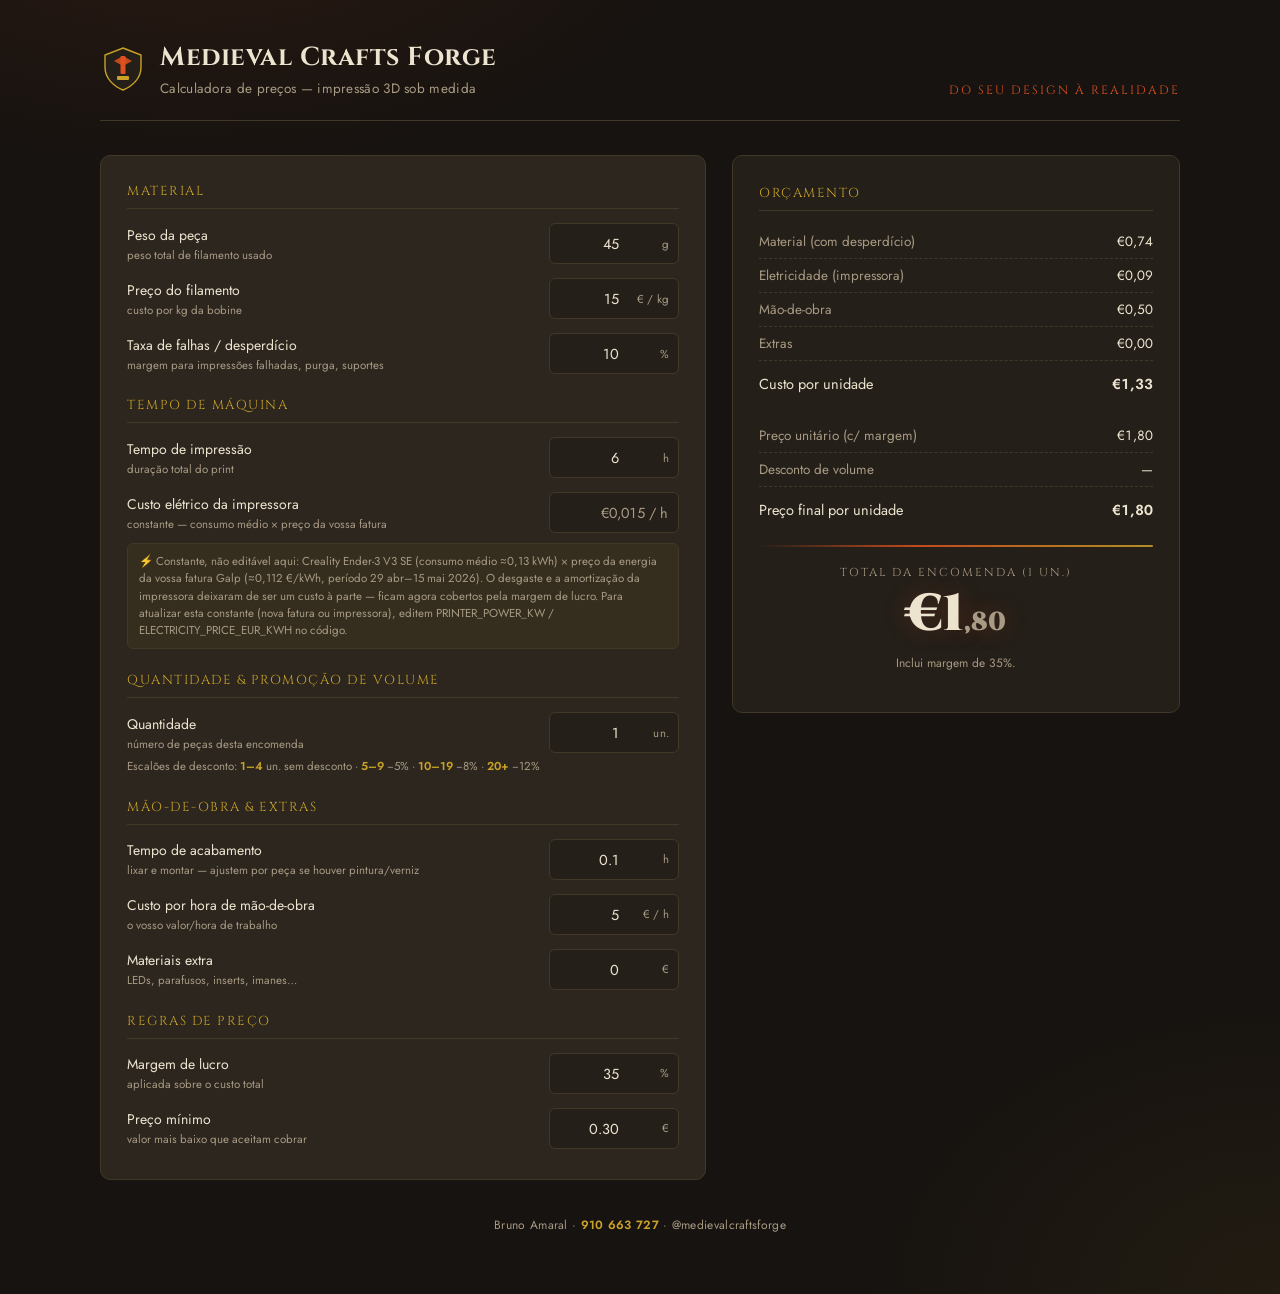
<file: calculadora-precos-mcf.html>
<!DOCTYPE html>
<html lang="pt-PT">
<head>
<meta charset="UTF-8">
<meta name="viewport" content="width=device-width, initial-scale=1.0">
<title>Medieval Crafts Forge — Calculadora de Preços</title>
<link rel="preconnect" href="https://fonts.googleapis.com">
<link href="https://fonts.googleapis.com/css2?family=Cinzel:wght@500;700;900&family=Jost:wght@400;500;600&display=swap" rel="stylesheet">
<style>
  :root{
    --forge-black:#171310;
    --iron:#241f19;
    --plate:#2c261f;
    --ember:#e0511f;
    --ember-dim:#8a3216;
    --brass:#c9a227;
    --parchment:#ede4d0;
    --muted:#a89a83;
    --line:#413827;
    --ok:#7fae5a;
  }
  *{box-sizing:border-box;}
  html,body{margin:0;padding:0;}
  body{
    background:
      radial-gradient(ellipse 900px 500px at 15% -10%, rgba(224,81,31,0.10), transparent 60%),
      radial-gradient(ellipse 700px 500px at 100% 100%, rgba(201,162,39,0.06), transparent 60%),
      var(--forge-black);
    color:var(--parchment);
    font-family:'Jost',sans-serif;
    min-height:100vh;
    padding:40px 20px 60px;
  }
  .wrap{max-width:1080px;margin:0 auto;}

  header{
    display:flex;
    align-items:flex-end;
    justify-content:space-between;
    gap:20px;
    flex-wrap:wrap;
    border-bottom:1px solid var(--line);
    padding-bottom:22px;
    margin-bottom:34px;
  }
  .brand{display:flex;align-items:center;gap:14px;}
  .brand svg{flex-shrink:0;}
  .brand h1{
    font-family:'Cinzel',serif;
    font-weight:700;
    font-size:26px;
    letter-spacing:0.5px;
    margin:0 0 4px;
    color:var(--parchment);
  }
  .brand p{margin:0;color:var(--muted);font-size:13.5px;letter-spacing:0.3px;}
  .tagline{
    font-family:'Cinzel',serif;
    font-size:12px;
    letter-spacing:2px;
    text-transform:uppercase;
    color:var(--ember);
  }

  .layout{
    display:grid;
    grid-template-columns:1.15fr 0.85fr;
    gap:26px;
  }
  @media (max-width:820px){
    .layout{grid-template-columns:1fr;}
  }

  .panel{
    background:var(--plate);
    border:1px solid var(--line);
    border-radius:10px;
    padding:26px 26px 8px;
  }

  .group{margin-bottom:22px;}
  .group-title{
    font-family:'Cinzel',serif;
    font-size:13px;
    letter-spacing:1.5px;
    text-transform:uppercase;
    color:var(--brass);
    margin:0 0 14px;
    padding-bottom:8px;
    border-bottom:1px solid var(--line);
  }

  .row{
    display:grid;
    grid-template-columns:1fr 130px;
    align-items:center;
    gap:14px;
    margin-bottom:14px;
  }
  .row label{font-size:14px;color:var(--parchment);}
  .row .hint{display:block;font-size:11.5px;color:var(--muted);margin-top:2px;}

  .field{
    position:relative;
    display:flex;
    align-items:center;
  }
  .field input{
    width:100%;
    background:var(--iron);
    border:1px solid var(--line);
    border-radius:6px;
    color:var(--parchment);
    font-family:'Jost',sans-serif;
    font-size:14.5px;
    padding:9px 44px 9px 10px;
    text-align:right;
    transition:border-color .15s;
  }
  .field input:focus{
    outline:none;
    border-color:var(--ember);
  }
  .field .unit{
    position:absolute;
    right:10px;
    pointer-events:none;
    color:var(--muted);
    font-size:11.5px;
    letter-spacing:0.2px;
  }
  .field.readout{
    width:100%;
    background:var(--iron);
    border:1px solid var(--line);
    border-radius:6px;
    color:var(--muted);
    font-size:14.5px;
    padding:9px 10px;
    justify-content:flex-end;
    font-variant-numeric:tabular-nums;
  }
  .const-note{
    font-size:11.5px;
    color:var(--muted);
    background:rgba(201,162,39,0.06);
    border:1px solid var(--line);
    border-radius:6px;
    padding:9px 11px;
    margin:-4px 0 20px;
    line-height:1.5;
  }
  .tier-table{
    font-size:11.5px;
    color:var(--muted);
    margin:-10px 0 20px;
    line-height:1.6;
  }
  .tier-table b{color:var(--brass);font-weight:600;}

  /* RESULT PANEL */
  .result-panel{
    background:var(--iron);
    border:1px solid var(--line);
    border-radius:10px;
    padding:28px 26px;
    position:sticky;
    top:24px;
    align-self:start;
  }
  .result-panel .group-title{color:var(--brass);}

  .breakdown{margin-bottom:18px;}
  .b-row{
    display:flex;
    justify-content:space-between;
    font-size:13.5px;
    padding:7px 0;
    border-bottom:1px dashed var(--line);
    color:var(--muted);
  }
  .b-row span:last-child{color:var(--parchment);font-variant-numeric:tabular-nums;}
  .b-row.total{
    border-bottom:none;
    padding-top:12px;
    color:var(--parchment);
    font-size:14.5px;
  }
  .b-row.total span:last-child{font-weight:600;}

  .seam{
    height:2px;
    margin:18px 0;
    border-radius:2px;
    background:linear-gradient(90deg, transparent, var(--ember) 20%, var(--brass) 50%, var(--ember) 80%, transparent);
    background-size:200% 100%;
    animation:glow 4s ease-in-out infinite;
    opacity:0.85;
  }
  @keyframes glow{
    0%,100%{background-position:0% 50%;}
    50%{background-position:100% 50%;}
  }

  .final{text-align:center;margin-bottom:6px;}
  .final .label{
    font-family:'Cinzel',serif;
    font-size:11.5px;
    letter-spacing:2px;
    text-transform:uppercase;
    color:var(--muted);
    margin-bottom:8px;
  }
  .final .price{
    font-family:'Cinzel',serif;
    font-weight:900;
    font-size:52px;
    color:var(--parchment);
    line-height:1;
    text-shadow:0 0 24px rgba(224,81,31,0.25);
  }
  .final .price .cents{font-size:26px;color:var(--muted);}

  .floor-note{
    display:none;
    text-align:center;
    margin-top:12px;
    font-size:12.5px;
    color:var(--ember);
    background:rgba(224,81,31,0.08);
    border:1px solid var(--ember-dim);
    border-radius:6px;
    padding:8px 10px;
  }
  .floor-note.show{display:block;}

  .margin-note{
    text-align:center;
    font-size:12px;
    color:var(--muted);
    margin-top:14px;
  }

  footer{
    text-align:center;
    margin-top:36px;
    font-size:12px;
    color:var(--muted);
    letter-spacing:0.3px;
  }
  footer strong{color:var(--brass);font-weight:600;}
</style>
</head>
<body>
<div class="wrap">

  <header>
    <div class="brand">
      <svg width="46" height="46" viewBox="0 0 46 46" fill="none">
        <path d="M23 2 L41 9 V21 C41 32 33 40 23 44 C13 40 5 32 5 21 V9 Z" stroke="#c9a227" stroke-width="1.4" fill="#241f19"/>
        <rect x="20.5" y="10" width="5" height="18" rx="1" fill="#e0511f"/>
        <path d="M14 15 L23 10 L32 15 L23 20 Z" fill="#e0511f" opacity="0.85"/>
        <rect x="17" y="30" width="12" height="4" rx="1" fill="#c9a227"/>
      </svg>
      <div>
        <h1>Medieval Crafts Forge</h1>
        <p>Calculadora de preços — impressão 3D sob medida</p>
      </div>
    </div>
    <div class="tagline">Do seu design à realidade</div>
  </header>

  <div class="layout">

    <div class="panel">

      <div class="group">
        <p class="group-title">Material</p>
        <div class="row">
          <label>Peso da peça
            <span class="hint">peso total de filamento usado</span>
          </label>
          <div class="field"><input type="number" id="weight" value="45" min="0" step="1"><span class="unit">g</span></div>
        </div>
        <div class="row">
          <label>Preço do filamento
            <span class="hint">custo por kg da bobine</span>
          </label>
          <div class="field"><input type="number" id="filamentPrice" value="15" min="0" step="0.5"><span class="unit">€ / kg</span></div>
        </div>
        <div class="row">
          <label>Taxa de falhas / desperdício
            <span class="hint">margem para impressões falhadas, purga, suportes</span>
          </label>
          <div class="field"><input type="number" id="wasteRate" value="10" min="0" step="1"><span class="unit">%</span></div>
        </div>
      </div>

      <div class="group">
        <p class="group-title">Tempo de máquina</p>
        <div class="row">
          <label>Tempo de impressão
            <span class="hint">duração total do print</span>
          </label>
          <div class="field"><input type="number" id="printHours" value="6" min="0" step="0.25"><span class="unit">h</span></div>
        </div>
        <div class="row">
          <label>Custo elétrico da impressora
            <span class="hint">constante — consumo médio × preço da vossa fatura</span>
          </label>
          <div class="field readout" id="machineRateReadout">—</div>
        </div>
        <p class="const-note">⚡ Constante, não editável aqui: Creality Ender-3 V3 SE (consumo médio ≈0,13 kWh) × preço da energia da vossa fatura Galp (≈0,112 €/kWh, período 29 abr–15 mai 2026). O desgaste e a amortização da impressora deixaram de ser um custo à parte — ficam agora cobertos pela margem de lucro. Para atualizar esta constante (nova fatura ou impressora), editem PRINTER_POWER_KW / ELECTRICITY_PRICE_EUR_KWH no código.</p>
      </div>

      <div class="group">
        <p class="group-title">Quantidade & promoção de volume</p>
        <div class="row">
          <label>Quantidade
            <span class="hint">número de peças desta encomenda</span>
          </label>
          <div class="field"><input type="number" id="quantity" value="1" min="1" step="1"><span class="unit">un.</span></div>
        </div>
        <p class="tier-table">Escalões de desconto: <b>1–4</b> un. sem desconto · <b>5–9</b> −5% · <b>10–19</b> −8% · <b>20+</b> −12%</p>
      </div>	   

      <div class="group">
        <p class="group-title">Mão-de-obra & extras</p>
        <div class="row">
          <label>Tempo de acabamento
            <span class="hint">lixar e montar — ajustem por peça se houver pintura/verniz</span>
          </label>
          <div class="field"><input type="number" id="laborHours" value="0.1" min="0" step="0.25"><span class="unit">h</span></div>
        </div>
        <div class="row">
          <label>Custo por hora de mão-de-obra
            <span class="hint">o vosso valor/hora de trabalho</span>
          </label>
          <div class="field"><input type="number" id="laborRate" value="5" min="0" step="0.5"><span class="unit">€ / h</span></div>
        </div>
        <div class="row">
          <label>Materiais extra
            <span class="hint">LEDs, parafusos, inserts, imanes…</span>
          </label>
          <div class="field"><input type="number" id="extras" value="0" min="0" step="0.5"><span class="unit">€</span></div>
        </div>
      </div>

      <div class="group">
        <p class="group-title">Regras de preço</p>
        <div class="row">
          <label>Margem de lucro
            <span class="hint">aplicada sobre o custo total</span>
          </label>
          <div class="field"><input type="number" id="margin" value="35" min="0" step="5"><span class="unit">%</span></div>
        </div>
        <div class="row">
          <label>Preço mínimo
            <span class="hint">valor mais baixo que aceitam cobrar</span>
          </label>
          <div class="field"><input type="number" id="minPrice" value="0.30" min="0" step="0.5"><span class="unit">€</span></div>
        </div>
      </div>

    </div>

    <div class="result-panel">
      <p class="group-title">Orçamento</p>

      <div class="breakdown" id="breakdown">
        <div class="b-row"><span>Material (com desperdício)</span><span id="r-material">—</span></div>
        <div class="b-row"><span>Eletricidade (impressora)</span><span id="r-machine">—</span></div>
        <div class="b-row"><span>Mão-de-obra</span><span id="r-labor">—</span></div>
        <div class="b-row"><span>Extras</span><span id="r-extras">—</span></div>
        <div class="b-row total"><span>Custo por unidade</span><span id="r-subtotal">—</span></div>
      </div>

      <div class="breakdown">
        <div class="b-row"><span>Preço unitário (c/ margem)</span><span id="r-unit-before">—</span></div>
        <div class="b-row"><span id="r-discount-label">Desconto de volume</span><span id="r-discount-value">—</span></div>
        <div class="b-row total"><span>Preço final por unidade</span><span id="r-unit-final">—</span></div>
      </div>
	  	  
		<div class="alert" id="lossAlert" style="display:none; background:rgba(224,81,31,0.15); border:1px solid #e0511f; color:#e0511f; padding:8px 12px; border-radius:6px; margin-bottom:14px; font-size:12.5px;">
		  ⚠️ <strong>PREJUÍZO!</strong> O preço final (€<span id="alert-price">0,00</span>) é menor que o custo (€<span id="alert-cost">0,00</span>).
		</div>
		<div class="alert" id="marginAlert" style="display:none; background:rgba(201,162,39,0.12); border:1px solid #c9a227; color:#c9a227; padding:8px 12px; border-radius:6px; margin-bottom:14px; font-size:12.5px;">
		  ℹ️ Margem real: <span id="alert-margin">0%</span> (pretendida: <span id="alert-intended-margin">35%</span>%)
</div>

      <div class="seam"></div>

      <div class="final">
        <p class="label">Total da encomenda (<span id="r-qty-label">1</span> un.)</p>
        <div class="price" id="r-final">€0<span class="cents">,00</span></div>
      </div>

      <div class="floor-note" id="floorNote">⚒ Preço mínimo aplicado — o custo calculado ficava abaixo do vosso valor-base.</div>
      <p class="margin-note" id="marginNote"></p>
    </div>

  </div>

  <footer>Bruno Amaral · <strong>910 663 727</strong> · @medievalcraftsforge</footer>

</div>

<script>
  // ── Constantes (não editáveis pela interface) ──────────────────────────────
  // Consumo médio da impressora durante a impressão (Creality Ender-3 V3 SE).
  const PRINTER_POWER_KW = 0.13;
  // Preço da energia elétrica, calculado a partir da fatura Galp (período 29/04–15/05/2026):
  // custo da energia consumida (comercialização + tarifa de acesso, com IVA) ÷ kWh consumidos.
  const ELECTRICITY_PRICE_EUR_KWH = 0.112;
  const MACHINE_RATE = PRINTER_POWER_KW * ELECTRICITY_PRICE_EUR_KWH; // €/h
  // Margem mínima aceitável (15%)
  const MIN_ACCEPTABLE_MARGIN = 15;

  // Escalões de desconto de volume (quantidade mínima → % de desconto sobre o preço unitário)
  const VOLUME_TIERS = [
    { min: 20, discount: 12 },
    { min: 10, discount: 8 },
    { min: 5,  discount: 5  },
    { min: 1,  discount: 0  },
  ];
  function getVolumeDiscount(qty){
    for (const tier of VOLUME_TIERS){
      if (qty >= tier.min) return tier.discount;
    }
    return 0;
  }

  const ids = ['weight','filamentPrice','wasteRate','printHours','laborHours','laborRate','extras','margin','minPrice','quantity'];
  const inputs = {};
  ids.forEach(id => {
    inputs[id] = document.getElementById(id);
    inputs[id].addEventListener('input', calculate);
  });

  function eur(n){
    return n.toLocaleString('pt-PT', {minimumFractionDigits:2, maximumFractionDigits:2});
  }

  function calculate(){
    const weight = parseFloat(inputs.weight.value) || 0;
    const filamentPrice = parseFloat(inputs.filamentPrice.value) || 0;
    const wasteRate = parseFloat(inputs.wasteRate.value) || 0;
    const printHours = parseFloat(inputs.printHours.value) || 0;
    const laborHours = parseFloat(inputs.laborHours.value) || 0;
    const laborRate = parseFloat(inputs.laborRate.value) || 0;
    const extras = parseFloat(inputs.extras.value) || 0;
    const margin = parseFloat(inputs.margin.value) || 0;
    const minPrice = parseFloat(inputs.minPrice.value) || 0;
    const quantity = Math.max(1, Math.round(parseFloat(inputs.quantity.value) || 1));

    const baseMaterial = (weight / 1000) * filamentPrice;
    const materialCost = baseMaterial * (1 + wasteRate / 100);
    const machineCost = printHours * MACHINE_RATE;
    const laborCost = laborHours * laborRate;

    // custos por unidade
    const unitCost = materialCost + machineCost + laborCost + extras;
    const unitPriceBeforeFloor = unitCost * (1 + margin / 100);
    const floorApplied = minPrice > unitPriceBeforeFloor && minPrice > 0;
    const unitPriceAfterFloor = Math.max(unitPriceBeforeFloor, minPrice);

    const discountPct = getVolumeDiscount(quantity);
    const unitPriceFinal = unitPriceAfterFloor * (1 - discountPct / 100);
    const totalPrice = unitPriceFinal * quantity;

    document.getElementById('machineRateReadout').textContent = '€' + MACHINE_RATE.toFixed(3).replace('.', ',') + ' / h';

    document.getElementById('r-material').textContent = '€' + eur(materialCost);
    document.getElementById('r-machine').textContent = '€' + eur(machineCost);
    document.getElementById('r-labor').textContent = '€' + eur(laborCost);
    document.getElementById('r-extras').textContent = '€' + eur(extras);
    document.getElementById('r-subtotal').textContent = '€' + eur(unitCost);

    document.getElementById('r-unit-before').textContent = '€' + eur(unitPriceBeforeFloor);
    if (discountPct > 0){
      document.getElementById('r-discount-label').textContent = `Desconto de volume (${discountPct}%)`;
      document.getElementById('r-discount-value').textContent = '−€' + eur(unitPriceAfterFloor - unitPriceFinal);
    } else {
      document.getElementById('r-discount-label').textContent = 'Desconto de volume';
      document.getElementById('r-discount-value').textContent = '—';
    }
    document.getElementById('r-unit-final').textContent = '€' + eur(unitPriceFinal);
    document.getElementById('r-qty-label').textContent = quantity;

    const [whole, cents] = eur(totalPrice).split(',');
    document.getElementById('r-final').innerHTML = '€' + whole + '<span class="cents">,' + cents + '</span>';

    document.getElementById('floorNote').classList.toggle('show', floorApplied);
    document.getElementById('marginNote').textContent = floorApplied
      ? ''
      : `Inclui margem de ${margin}%${discountPct > 0 ? ` e desconto de volume de ${discountPct}%` : ''}.`;
	  	  
	// --- NOVOS INDICADORES ---
	// --- ALERTA DE MARGEM (atualizado) ---
	const actualMarginPct = ((unitPriceFinal - unitCost) / unitCost) * 100;
	const isBelowMinimum = actualMarginPct < MIN_ACCEPTABLE_MARGIN;

	const marginAlert = document.getElementById('marginAlert');
	if (isBelowMinimum) {
	  marginAlert.innerHTML = `ℹ️ Margem real: ${actualMarginPct.toFixed(1)}% (abaixo do lucro mínimo: ${MIN_ACCEPTABLE_MARGIN}% | pretendida: ${margin}%)`;
	  marginAlert.style.display = 'block';
	  marginAlert.style.background = 'rgba(224,81,31,0.2)'; // Fundo avermelhado
	  marginAlert.style.borderColor = '#e0511f';
	} else if (Math.abs(actualMarginPct - margin) > 0.1) {
	  marginAlert.innerHTML = `ℹ️ Margem real: ${actualMarginPct.toFixed(1)}% (pretendida: ${margin}%)`;
	  marginAlert.style.display = 'block';
	  marginAlert.style.display = 'block';
	  marginAlert.style.background = 'rgba(201,162,39,0.12)'; // Fundo amarelado (default)
	  marginAlert.style.borderColor = '#c9a227';
	} else {
	  marginAlert.style.display = 'none';
	} 
  }

  calculate();
</script>
</body>
</html>
</file>
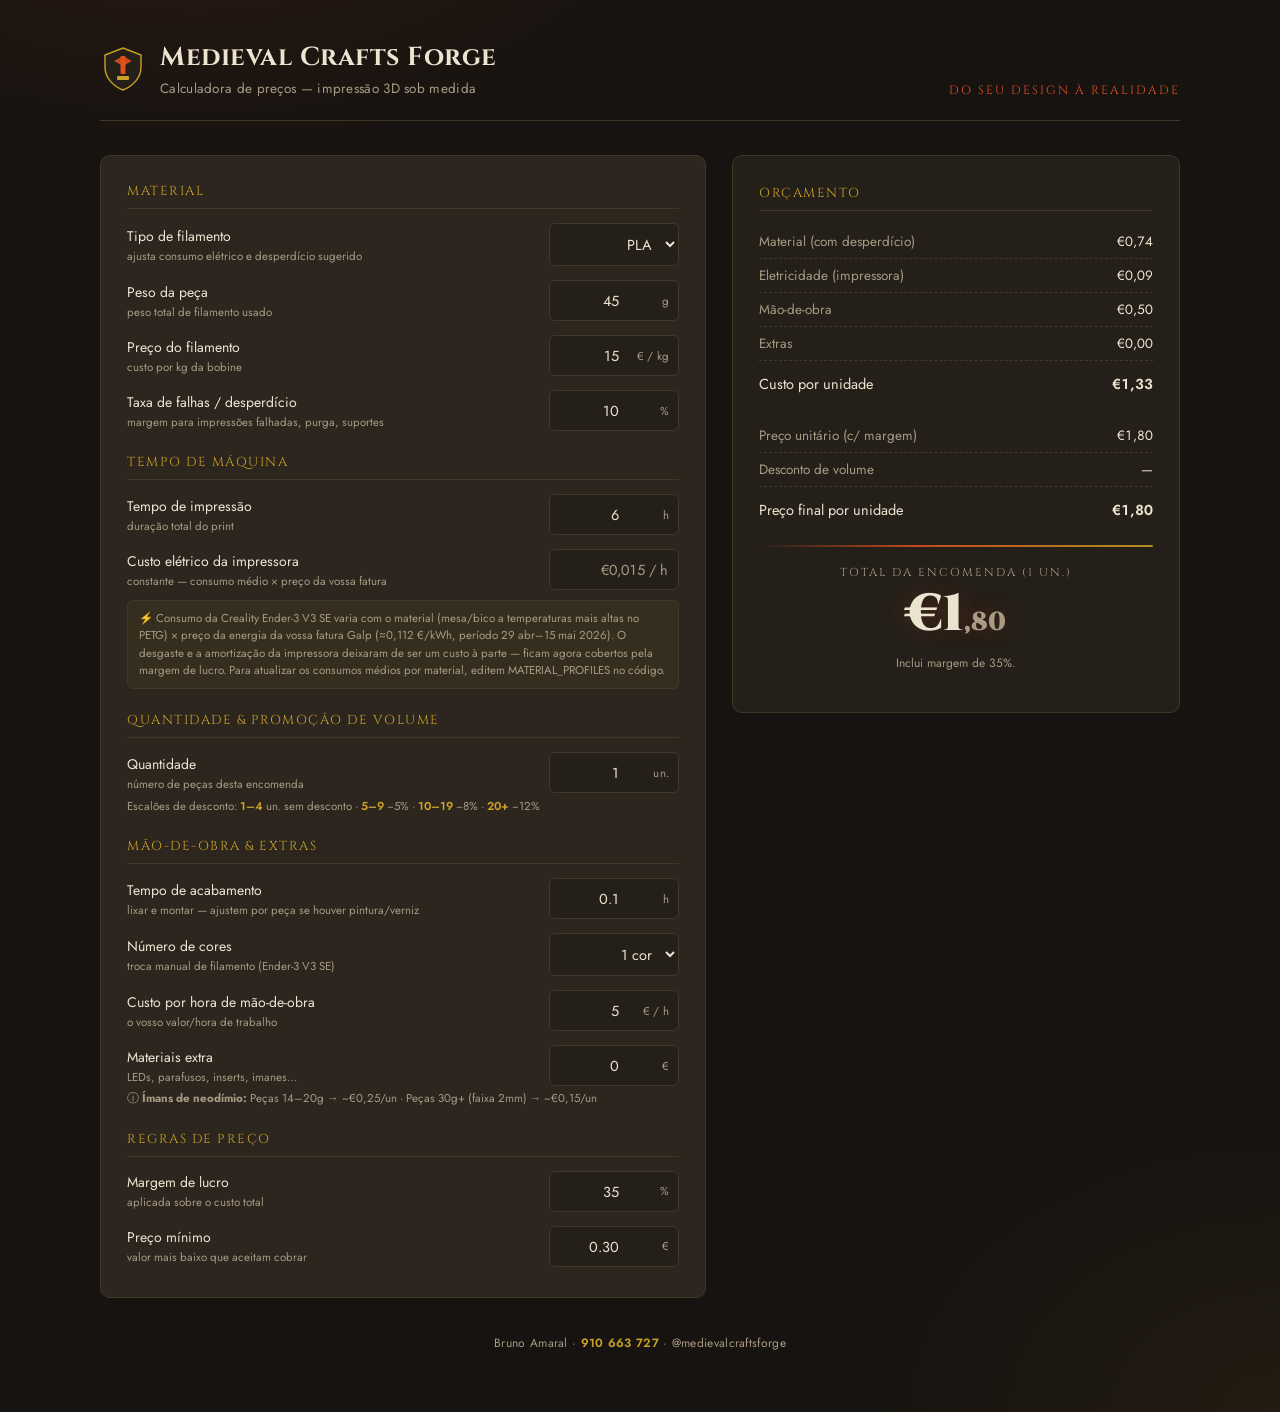
<file: calculadora-precos-mcfV2.html>
<!DOCTYPE html>
<html lang="pt-PT">
<head>
<meta charset="UTF-8">
<meta name="viewport" content="width=device-width, initial-scale=1.0">
<title>Medieval Crafts Forge — Calculadora de Preços</title>
<link rel="preconnect" href="https://fonts.googleapis.com">
<link href="https://fonts.googleapis.com/css2?family=Cinzel:wght@500;700;900&family=Jost:wght@400;500;600&display=swap" rel="stylesheet">
<style>
  :root{
    --forge-black:#171310;
    --iron:#241f19;
    --plate:#2c261f;
    --ember:#e0511f;
    --ember-dim:#8a3216;
    --brass:#c9a227;
    --parchment:#ede4d0;
    --muted:#a89a83;
    --line:#413827;
    --ok:#7fae5a;
  }
  *{box-sizing:border-box;}
  html,body{margin:0;padding:0;}
  body{
    background:
      radial-gradient(ellipse 900px 500px at 15% -10%, rgba(224,81,31,0.10), transparent 60%),
      radial-gradient(ellipse 700px 500px at 100% 100%, rgba(201,162,39,0.06), transparent 60%),
      var(--forge-black);
    color:var(--parchment);
    font-family:'Jost',sans-serif;
    min-height:100vh;
    padding:40px 20px 60px;
  }
  .wrap{max-width:1080px;margin:0 auto;}

  header{
    display:flex;
    align-items:flex-end;
    justify-content:space-between;
    gap:20px;
    flex-wrap:wrap;
    border-bottom:1px solid var(--line);
    padding-bottom:22px;
    margin-bottom:34px;
  }
  .brand{display:flex;align-items:center;gap:14px;}
  .brand svg{flex-shrink:0;}
  .brand h1{
    font-family:'Cinzel',serif;
    font-weight:700;
    font-size:26px;
    letter-spacing:0.5px;
    margin:0 0 4px;
    color:var(--parchment);
  }
  .brand p{margin:0;color:var(--muted);font-size:13.5px;letter-spacing:0.3px;}
  .tagline{
    font-family:'Cinzel',serif;
    font-size:12px;
    letter-spacing:2px;
    text-transform:uppercase;
    color:var(--ember);
  }

  .layout{
    display:grid;
    grid-template-columns:1.15fr 0.85fr;
    gap:26px;
  }
  @media (max-width:820px){
    .layout{grid-template-columns:1fr;}
  }

  .panel{
    background:var(--plate);
    border:1px solid var(--line);
    border-radius:10px;
    padding:26px 26px 8px;
  }

  .group{margin-bottom:22px;}
  .group-title{
    font-family:'Cinzel',serif;
    font-size:13px;
    letter-spacing:1.5px;
    text-transform:uppercase;
    color:var(--brass);
    margin:0 0 14px;
    padding-bottom:8px;
    border-bottom:1px solid var(--line);
  }

  .row{
    display:grid;
    grid-template-columns:1fr 130px;
    align-items:center;
    gap:14px;
    margin-bottom:14px;
  }
  .row label{font-size:14px;color:var(--parchment);}
  .row .hint{display:block;font-size:11.5px;color:var(--muted);margin-top:2px;}

  .field{
    position:relative;
    display:flex;
    align-items:center;
  }
  .field input{
    width:100%;
    background:var(--iron);
    border:1px solid var(--line);
    border-radius:6px;
    color:var(--parchment);
    font-family:'Jost',sans-serif;
    font-size:14.5px;
    padding:9px 44px 9px 10px;
    text-align:right;
    transition:border-color .15s;
  }
  .field input:focus{
    outline:none;
    border-color:var(--ember);
  }
  .field .unit{
    position:absolute;
    right:10px;
    pointer-events:none;
    color:var(--muted);
    font-size:11.5px;
    letter-spacing:0.2px;
  }
  .field.readout{
    width:100%;
    background:var(--iron);
    border:1px solid var(--line);
    border-radius:6px;
    color:var(--muted);
    font-size:14.5px;
    padding:9px 10px;
    justify-content:flex-end;
    font-variant-numeric:tabular-nums;
  }
  .const-note{
    font-size:11.5px;
    color:var(--muted);
    background:rgba(201,162,39,0.06);
    border:1px solid var(--line);
    border-radius:6px;
    padding:9px 11px;
    margin:-4px 0 20px;
    line-height:1.5;
  }
  .tier-table{
    font-size:11.5px;
    color:var(--muted);
    margin:-10px 0 20px;
    line-height:1.6;
  }
  .tier-table b{color:var(--brass);font-weight:600;}

  /* RESULT PANEL */
  .result-panel{
    background:var(--iron);
    border:1px solid var(--line);
    border-radius:10px;
    padding:28px 26px;
    position:sticky;
    top:24px;
    align-self:start;
  }
  .result-panel .group-title{color:var(--brass);}

  .breakdown{margin-bottom:18px;}
  .b-row{
    display:flex;
    justify-content:space-between;
    font-size:13.5px;
    padding:7px 0;
    border-bottom:1px dashed var(--line);
    color:var(--muted);
  }
  .b-row span:last-child{color:var(--parchment);font-variant-numeric:tabular-nums;}
  .b-row.total{
    border-bottom:none;
    padding-top:12px;
    color:var(--parchment);
    font-size:14.5px;
  }
  .b-row.total span:last-child{font-weight:600;}

  .seam{
    height:2px;
    margin:18px 0;
    border-radius:2px;
    background:linear-gradient(90deg, transparent, var(--ember) 20%, var(--brass) 50%, var(--ember) 80%, transparent);
    background-size:200% 100%;
    animation:glow 4s ease-in-out infinite;
    opacity:0.85;
  }
  @keyframes glow{
    0%,100%{background-position:0% 50%;}
    50%{background-position:100% 50%;}
  }

  .final{text-align:center;margin-bottom:6px;}
  .final .label{
    font-family:'Cinzel',serif;
    font-size:11.5px;
    letter-spacing:2px;
    text-transform:uppercase;
    color:var(--muted);
    margin-bottom:8px;
  }
  .final .price{
    font-family:'Cinzel',serif;
    font-weight:900;
    font-size:52px;
    color:var(--parchment);
    line-height:1;
    text-shadow:0 0 24px rgba(224,81,31,0.25);
  }
  .final .price .cents{font-size:26px;color:var(--muted);}

  .floor-note{
    display:none;
    text-align:center;
    margin-top:12px;
    font-size:12.5px;
    color:var(--ember);
    background:rgba(224,81,31,0.08);
    border:1px solid var(--ember-dim);
    border-radius:6px;
    padding:8px 10px;
  }
  .floor-note.show{display:block;}

  .margin-note{
    text-align:center;
    font-size:12px;
    color:var(--muted);
    margin-top:14px;
  }

  footer{
    text-align:center;
    margin-top:36px;
    font-size:12px;
    color:var(--muted);
    letter-spacing:0.3px;
  }
  footer strong{color:var(--brass);font-weight:600;}
</style>
</head>
<body>
<div class="wrap">

  <header>
    <div class="brand">
      <svg width="46" height="46" viewBox="0 0 46 46" fill="none">
        <path d="M23 2 L41 9 V21 C41 32 33 40 23 44 C13 40 5 32 5 21 V9 Z" stroke="#c9a227" stroke-width="1.4" fill="#241f19"/>
        <rect x="20.5" y="10" width="5" height="18" rx="1" fill="#e0511f"/>
        <path d="M14 15 L23 10 L32 15 L23 20 Z" fill="#e0511f" opacity="0.85"/>
        <rect x="17" y="30" width="12" height="4" rx="1" fill="#c9a227"/>
      </svg>
      <div>
        <h1>Medieval Crafts Forge</h1>
        <p>Calculadora de preços — impressão 3D sob medida</p>
      </div>
    </div>
    <div class="tagline">Do seu design à realidade</div>
  </header>

  <div class="layout">

    <div class="panel">

      <div class="group">
        <p class="group-title">Material</p>
        <div class="row">
          <label>Tipo de filamento
            <span class="hint">ajusta consumo elétrico e desperdício sugerido</span>
          </label>
          <div class="field">
            <select id="materialType" style="width:100%;background:var(--iron);border:1px solid var(--line);border-radius:6px;color:var(--parchment);font-family:'Jost',sans-serif;font-size:14.5px;padding:9px 10px;text-align:right;">
              <option value="PLA">PLA</option>
              <option value="PETG">PETG</option>
            </select>
          </div>
        </div>
        <div class="row">
          <label>Peso da peça
            <span class="hint">peso total de filamento usado</span>
          </label>
          <div class="field"><input type="number" id="weight" value="45" min="0" step="1"><span class="unit">g</span></div>
        </div>
        <div class="row">
          <label>Preço do filamento
            <span class="hint">custo por kg da bobine</span>
          </label>
          <div class="field"><input type="number" id="filamentPrice" value="15" min="0" step="0.5"><span class="unit">€ / kg</span></div>
        </div>
        <div class="row">
          <label>Taxa de falhas / desperdício
            <span class="hint">margem para impressões falhadas, purga, suportes</span>
          </label>
          <div class="field"><input type="number" id="wasteRate" value="10" min="0" step="1"><span class="unit">%</span></div>
        </div>
      </div>

      <div class="group">
        <p class="group-title">Tempo de máquina</p>
        <div class="row">
          <label>Tempo de impressão
            <span class="hint">duração total do print</span>
          </label>
          <div class="field"><input type="number" id="printHours" value="6" min="0" step="0.25"><span class="unit">h</span></div>
        </div>
        <div class="row">
          <label>Custo elétrico da impressora
            <span class="hint">constante — consumo médio × preço da vossa fatura</span>
          </label>
          <div class="field readout" id="machineRateReadout">—</div>
        </div>
        <p class="const-note">⚡ Consumo da Creality Ender-3 V3 SE varia com o material (mesa/bico a temperaturas mais altas no PETG) × preço da energia da vossa fatura Galp (≈0,112 €/kWh, período 29 abr–15 mai 2026). O desgaste e a amortização da impressora deixaram de ser um custo à parte — ficam agora cobertos pela margem de lucro. Para atualizar os consumos médios por material, editem MATERIAL_PROFILES no código.</p>
      </div>

      <div class="group">
        <p class="group-title">Quantidade & promoção de volume</p>
        <div class="row">
          <label>Quantidade
            <span class="hint">número de peças desta encomenda</span>
          </label>
          <div class="field"><input type="number" id="quantity" value="1" min="1" step="1"><span class="unit">un.</span></div>
        </div>
        <p class="tier-table">Escalões de desconto: <b>1–4</b> un. sem desconto · <b>5–9</b> −5% · <b>10–19</b> −8% · <b>20+</b> −12%</p>
      </div>	   

      <div class="group">
        <p class="group-title">Mão-de-obra & extras</p>
        <div class="row">
          <label>Tempo de acabamento
            <span class="hint">lixar e montar — ajustem por peça se houver pintura/verniz</span>
          </label>
          <div class="field"><input type="number" id="laborHours" value="0.1" min="0" step="0.25"><span class="unit">h</span></div>
        </div>
		<div class="row">
		  <label>Número de cores
			<span class="hint">troca manual de filamento (Ender-3 V3 SE)</span>
		  </label>
		  <div class="field">
			<select id="colorCount" style="width:100%;background:var(--iron);border:1px solid var(--line);border-radius:6px;color:var(--parchment);font-family:'Jost',sans-serif;font-size:14.5px;padding:9px 10px;text-align:right;">
			  <option value="1">1 cor</option>
			  <option value="2">2 cores</option>
			  <option value="3">3 cores</option>
			  <option value="4">4+ cores</option>
			</select>
		  </div>
		</div>
        <div class="row">
          <label>Custo por hora de mão-de-obra
            <span class="hint">o vosso valor/hora de trabalho</span>
          </label>
          <div class="field"><input type="number" id="laborRate" value="5" min="0" step="0.5"><span class="unit">€ / h</span></div>
        </div>
		<div class="row">
		  <label>Materiais extra
			<span class="hint">LEDs, parafusos, inserts, imanes…</span>
		  </label>
		  <div class="field"><input type="number" id="extras" value="0" min="0" step="0.5"><span class="unit">€</span></div>
		</div>
		<!-- NOVO: Nota sobre ímans -->
		<div style="font-size:11.5px; color:var(--muted); margin:-10px 0 14px; line-height:1.5;">
		  ⓘ <b>Ímans de neodímio:</b> Peças 14–20g → ~€0,25/un · Peças 30g+ (faixa 2mm) → ~€0,15/un
		</div>
      </div>

      <div class="group">
        <p class="group-title">Regras de preço</p>
        <div class="row">
          <label>Margem de lucro
            <span class="hint">aplicada sobre o custo total</span>
          </label>
          <div class="field"><input type="number" id="margin" value="35" min="0" step="5"><span class="unit">%</span></div>
        </div>
        <div class="row">
          <label>Preço mínimo
            <span class="hint">valor mais baixo que aceitam cobrar</span>
          </label>
          <div class="field"><input type="number" id="minPrice" value="0.30" min="0" step="0.5"><span class="unit">€</span></div>
        </div>
      </div>

    </div>

    <div class="result-panel">
      <p class="group-title">Orçamento</p>

      <div class="breakdown" id="breakdown">
        <div class="b-row"><span>Material (com desperdício)</span><span id="r-material">—</span></div>
        <div class="b-row"><span>Eletricidade (impressora)</span><span id="r-machine">—</span></div>
        <div class="b-row"><span>Mão-de-obra</span><span id="r-labor">—</span></div>
        <div class="b-row"><span>Extras</span><span id="r-extras">—</span></div>
        <div class="b-row total"><span>Custo por unidade</span><span id="r-subtotal">—</span></div>
      </div>

      <div class="breakdown">
        <div class="b-row"><span>Preço unitário (c/ margem)</span><span id="r-unit-before">—</span></div>
        <div class="b-row"><span id="r-discount-label">Desconto de volume</span><span id="r-discount-value">—</span></div>
        <div class="b-row total"><span>Preço final por unidade</span><span id="r-unit-final">—</span></div>
      </div>
	  	  
		<div class="alert" id="lossAlert" style="display:none; background:rgba(224,81,31,0.15); border:1px solid #e0511f; color:#e0511f; padding:8px 12px; border-radius:6px; margin-bottom:14px; font-size:12.5px;">
		  ⚠️ <strong>PREJUÍZO!</strong> O preço final (€<span id="alert-price">0,00</span>) é menor que o custo (€<span id="alert-cost">0,00</span>).
		</div>
		<div class="alert" id="marginAlert" style="display:none; background:rgba(201,162,39,0.12); border:1px solid #c9a227; color:#c9a227; padding:8px 12px; border-radius:6px; margin-bottom:14px; font-size:12.5px;">
		  ℹ️ Margem real: <span id="alert-margin">0%</span> (pretendida: <span id="alert-intended-margin">35%</span>%)
</div>

      <div class="seam"></div>

      <div class="final">
        <p class="label">Total da encomenda (<span id="r-qty-label">1</span> un.)</p>
        <div class="price" id="r-final">€0<span class="cents">,00</span></div>
      </div>

      <div class="floor-note" id="floorNote">⚒ Preço mínimo aplicado — o custo calculado ficava abaixo do vosso valor-base.</div>
      <p class="margin-note" id="marginNote"></p>
    </div>

  </div>

  <footer>Bruno Amaral · <strong>910 663 727</strong> · @medievalcraftsforge</footer>

</div>

<script>
  // ── Constantes (não editáveis pela interface) ──────────────────────────────
  // Perfis de consumo médio da impressora por material (Creality Ender-3 V3 SE).
  // PETG imprime com bico e mesa a temperaturas mais altas do que PLA, logo o
  // aquecedor da mesa e do bico trabalham mais tempo/mais forte → mais kWh.
  const MATERIAL_PROFILES = {
    PLA:  { powerKW: 0.13, defaultWaste: 10 },
    PETG: { powerKW: 0.16, defaultWaste: 15 },
  };
  // Preço da energia elétrica, calculado a partir da fatura Galp (período 29/04–15/05/2026):
  // custo da energia consumida (comercialização + tarifa de acesso, com IVA) ÷ kWh consumidos.
  const ELECTRICITY_PRICE_EUR_KWH = 0.112;
  function getMachineRate(){
    const profile = MATERIAL_PROFILES[inputs.materialType.value] || MATERIAL_PROFILES.PLA;
    return profile.powerKW * ELECTRICITY_PRICE_EUR_KWH; // €/h
  }
  // Margem mínima aceitável (15%)
  const MIN_ACCEPTABLE_MARGIN = 15;

  // Escalões de desconto de volume (quantidade mínima → % de desconto sobre o preço unitário)
  const VOLUME_TIERS = [
    { min: 20, discount: 12 },
    { min: 10, discount: 8 },
    { min: 5,  discount: 5  },
    { min: 1,  discount: 0  },
  ];
  function getVolumeDiscount(qty){
    for (const tier of VOLUME_TIERS){
      if (qty >= tier.min) return tier.discount;
    }
    return 0;
  }
  
	const ids = ['weight','filamentPrice','wasteRate','printHours','laborHours','laborRate','extras','margin','minPrice','quantity','colorCount'];

  const inputs = {};
  inputs.materialType = document.getElementById('materialType');
  ids.forEach(id => {
    inputs[id] = document.getElementById(id);
    inputs[id].addEventListener('input', calculate);
  });

  inputs.materialType.addEventListener('change', () => {
    // Ao trocar de material, sugere a taxa de desperdício típica — continua editável.
    const profile = MATERIAL_PROFILES[inputs.materialType.value] || MATERIAL_PROFILES.PLA;
    inputs.wasteRate.value = profile.defaultWaste;
    calculate();
  });

  function eur(n){
    return n.toLocaleString('pt-PT', {minimumFractionDigits:2, maximumFractionDigits:2});
  }

  function calculate(){
    const weight = parseFloat(inputs.weight.value) || 0;
    const filamentPrice = parseFloat(inputs.filamentPrice.value) || 0;
    const wasteRate = parseFloat(inputs.wasteRate.value) || 0;
    const printHours = parseFloat(inputs.printHours.value) || 0;
    const laborHours = parseFloat(inputs.laborHours.value) || 0;
    const laborRate = parseFloat(inputs.laborRate.value) || 0;
    const extras = parseFloat(inputs.extras.value) || 0;
    const margin = parseFloat(inputs.margin.value) || 0;
    const minPrice = parseFloat(inputs.minPrice.value) || 0;
    const quantity = Math.max(1, Math.round(parseFloat(inputs.quantity.value) || 1));

    const baseMaterial = (weight / 1000) * filamentPrice;
    const materialCost = baseMaterial * (1 + wasteRate / 100);
    const machineRate = getMachineRate();
    const machineCost = printHours * machineRate;
    
	// --- Tempo extra para trocas de cor (DEVE VIR ANTES DO CÁLCULO DE laborCost) ---
	const colorCount = parseInt(inputs.colorCount.value) || 1;
	const colorChangeTime = (colorCount > 1) ? (colorCount - 1) * 0.25 : 0;
	const totalLaborHours = laborHours + colorChangeTime;
	const laborCost = totalLaborHours * laborRate;

    // custos por unidade
    const unitCost = materialCost + machineCost + laborCost + extras;
    const unitPriceBeforeFloor = unitCost * (1 + margin / 100);
    const floorApplied = minPrice > unitPriceBeforeFloor && minPrice > 0;
    const unitPriceAfterFloor = Math.max(unitPriceBeforeFloor, minPrice);

    const discountPct = getVolumeDiscount(quantity);
    const unitPriceFinal = unitPriceAfterFloor * (1 - discountPct / 100);
    const totalPrice = unitPriceFinal * quantity;

    document.getElementById('machineRateReadout').textContent = '€' + machineRate.toFixed(3).replace('.', ',') + ' / h';

    document.getElementById('r-material').textContent = '€' + eur(materialCost);
    document.getElementById('r-machine').textContent = '€' + eur(machineCost);
    //document.getElementById('r-labor').textContent = '€' + eur(laborCost);
	document.getElementById('r-labor').textContent = '€' + eur(laborCost);
	if (colorCount > 1) {
	  document.querySelector('.b-row:nth-child(3) span:first-child').textContent = 'Mão-de-obra (incl. ' + (colorCount-1) + ' trocas de cor)';
	} else {
	  document.querySelector('.b-row:nth-child(3) span:first-child').textContent = 'Mão-de-obra';
	}

    document.getElementById('r-extras').textContent = '€' + eur(extras);
    document.getElementById('r-subtotal').textContent = '€' + eur(unitCost);

    document.getElementById('r-unit-before').textContent = '€' + eur(unitPriceBeforeFloor);
    if (discountPct > 0){
      document.getElementById('r-discount-label').textContent = `Desconto de volume (${discountPct}%)`;
      document.getElementById('r-discount-value').textContent = '−€' + eur(unitPriceAfterFloor - unitPriceFinal);
    } else {
      document.getElementById('r-discount-label').textContent = 'Desconto de volume';
      document.getElementById('r-discount-value').textContent = '—';
    }
    document.getElementById('r-unit-final').textContent = '€' + eur(unitPriceFinal);
    document.getElementById('r-qty-label').textContent = quantity;

    const [whole, cents] = eur(totalPrice).split(',');
    document.getElementById('r-final').innerHTML = '€' + whole + '<span class="cents">,' + cents + '</span>';

    document.getElementById('floorNote').classList.toggle('show', floorApplied);
    document.getElementById('marginNote').textContent = floorApplied
      ? ''
      : `Inclui margem de ${margin}%${discountPct > 0 ? ` e desconto de volume de ${discountPct}%` : ''}.`;
	  	  
	// --- NOVOS INDICADORES ---
	// --- ALERTA DE MARGEM (atualizado) ---
	const actualMarginPct = ((unitPriceFinal - unitCost) / unitCost) * 100;
	const isBelowMinimum = actualMarginPct < MIN_ACCEPTABLE_MARGIN;

	const marginAlert = document.getElementById('marginAlert');
	if (isBelowMinimum) {
	  marginAlert.innerHTML = `ℹ️ Margem real: ${actualMarginPct.toFixed(1)}% (abaixo do lucro mínimo: ${MIN_ACCEPTABLE_MARGIN}% | pretendida: ${margin}%)`;
	  marginAlert.style.display = 'block';
	  marginAlert.style.background = 'rgba(224,81,31,0.2)'; // Fundo avermelhado
	  marginAlert.style.borderColor = '#e0511f';
	} else if (Math.abs(actualMarginPct - margin) > 0.1) {
	  marginAlert.innerHTML = `ℹ️ Margem real: ${actualMarginPct.toFixed(1)}% (pretendida: ${margin}%)`;
	  marginAlert.style.display = 'block';
	  marginAlert.style.display = 'block';
	  marginAlert.style.background = 'rgba(201,162,39,0.12)'; // Fundo amarelado (default)
	  marginAlert.style.borderColor = '#c9a227';
	} else {
	  marginAlert.style.display = 'none';
	} 
  }

  calculate();
</script>
</body>
</html>
</file>
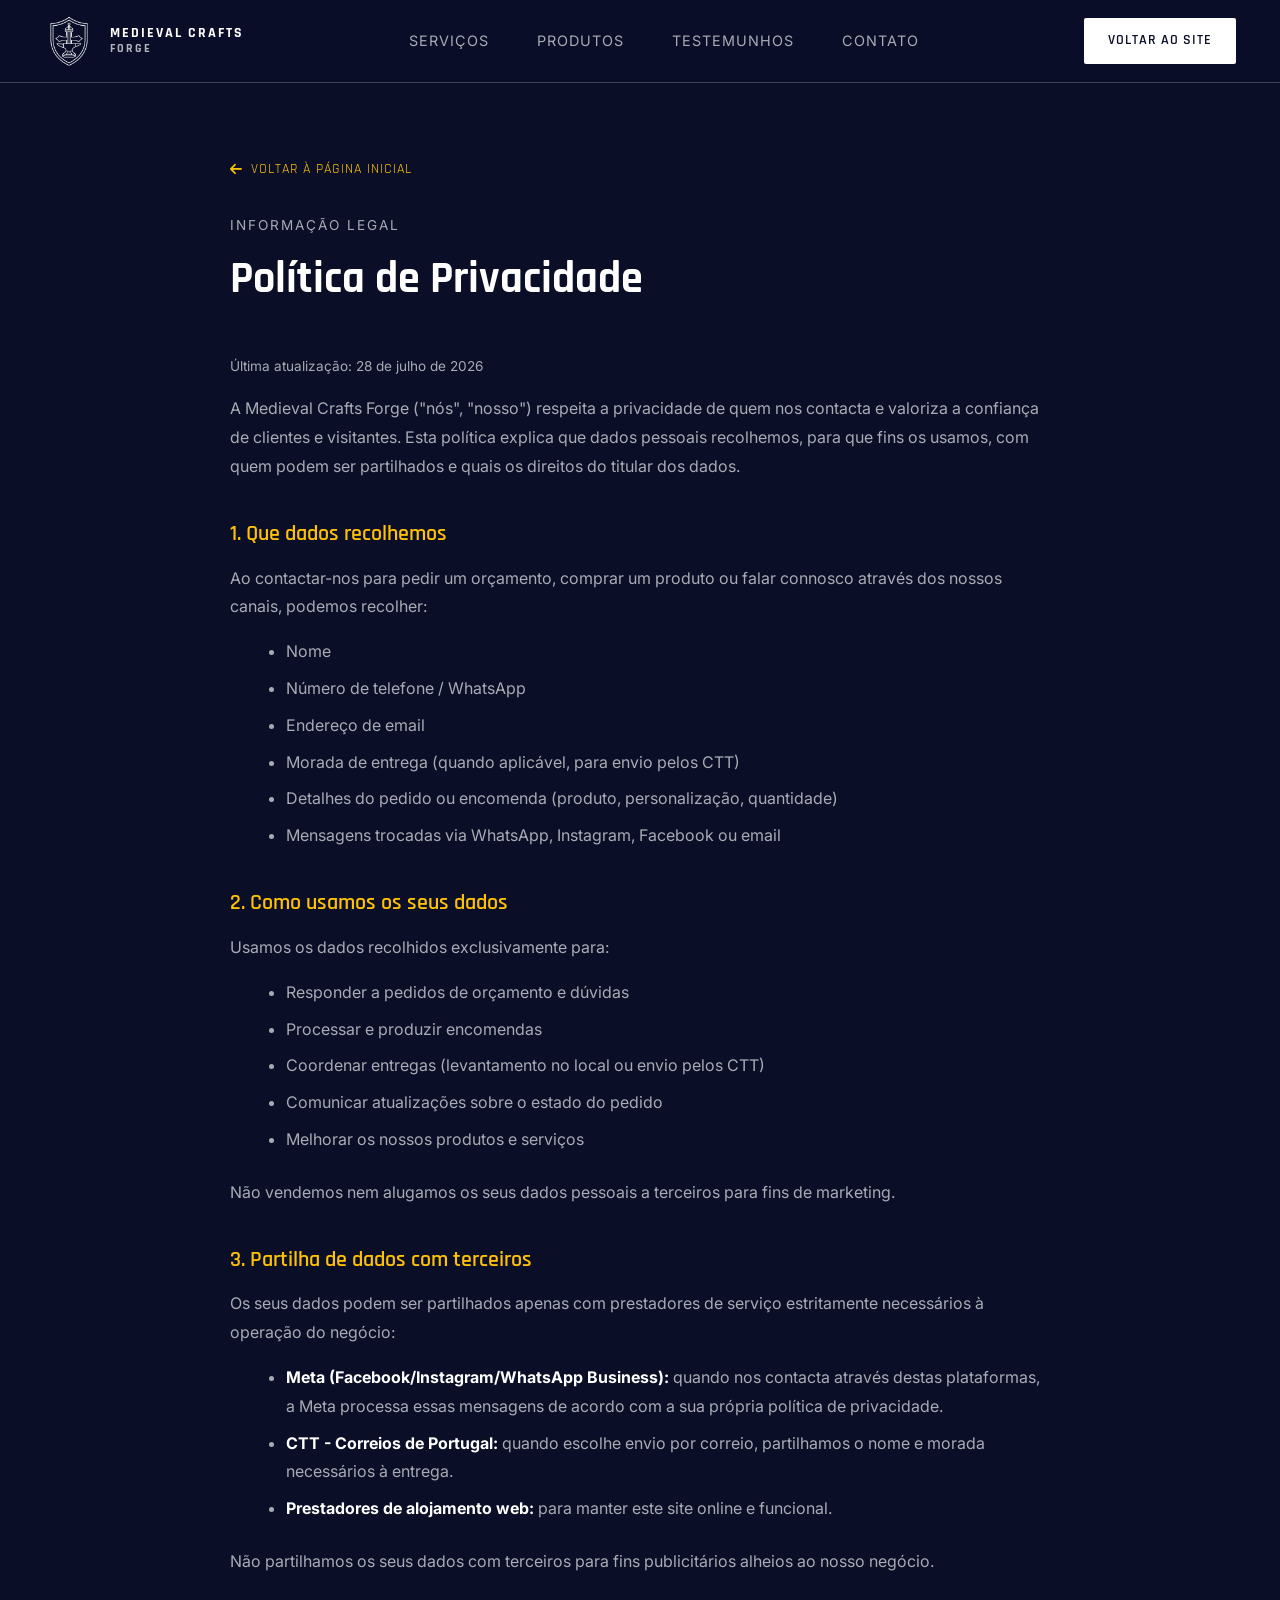
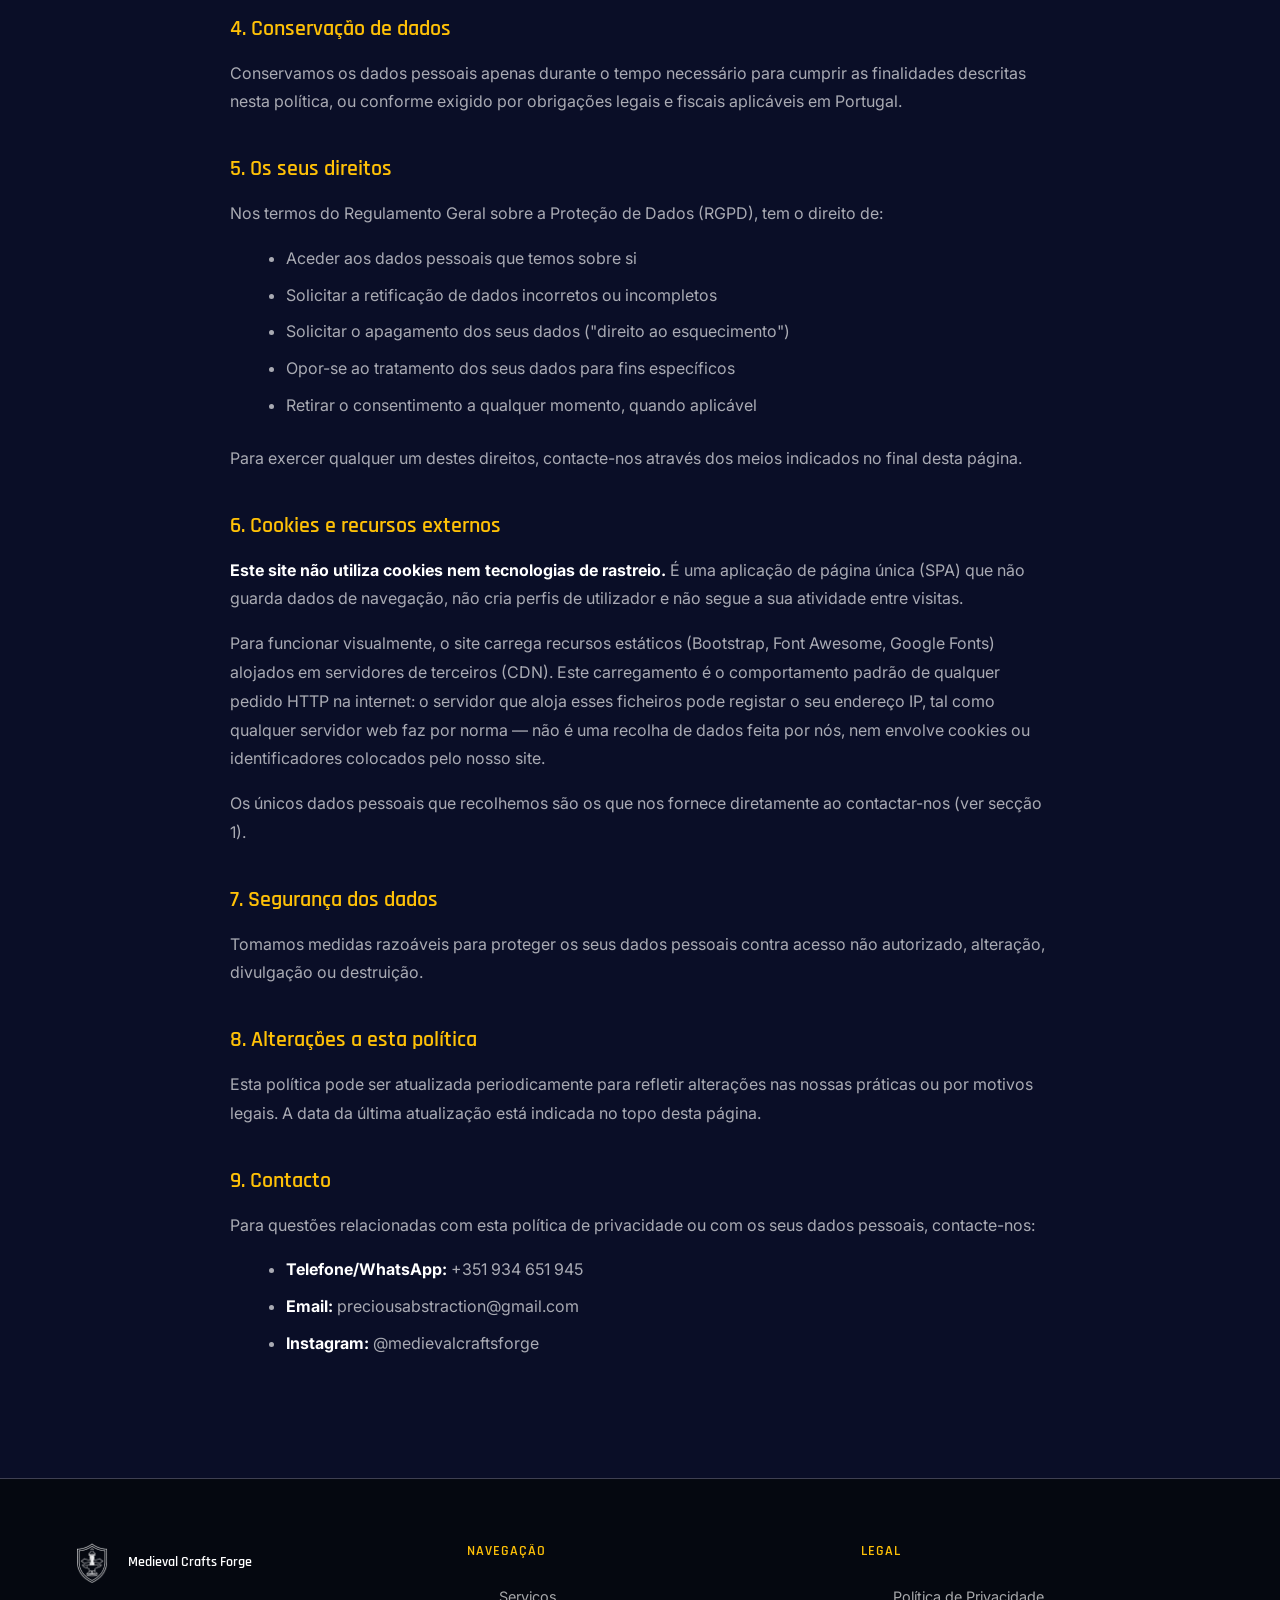
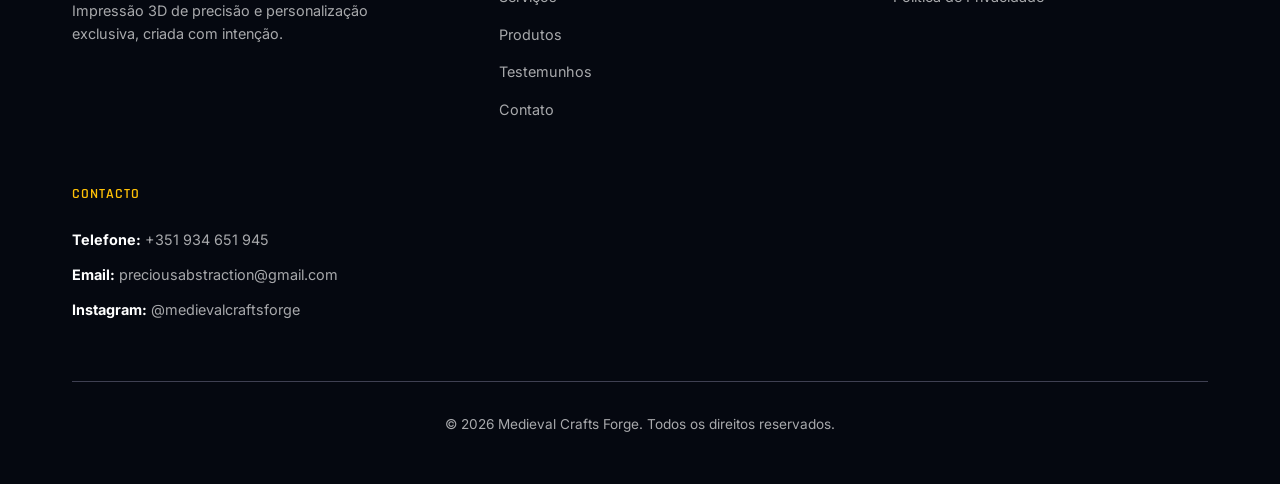
<file: privacidade.html>
<!DOCTYPE html>
<html lang="pt-PT">
<head>
    <meta charset="UTF-8">
    <meta name="viewport" content="width=device-width, initial-scale=1.0">
    <title>Política de Privacidade - Medieval Crafts Forge</title>

    <!-- Bootstrap 5.3 CSS -->
    <link href="https://cdn.jsdelivr.net/npm/bootstrap@5.3.0/dist/css/bootstrap.min.css" rel="stylesheet">

    <!-- Font Awesome 6 -->
    <link rel="stylesheet" href="https://cdnjs.cloudflare.com/ajax/libs/font-awesome/6.4.0/css/all.min.css">

    <!-- Google Fonts -->
    <link href="https://fonts.googleapis.com/css2?family=Rajdhani:wght@400;500;600;700&family=Inter:wght@300;400;500;600&display=swap" rel="stylesheet">

    <!-- Custom CSS (mesma folha de estilos do site principal) -->
    <link rel="stylesheet" href="css/style.css">

    <style>
        /* Ajustes específicos apenas para esta página legal */
        .legal-content {
            max-width: 820px;
            margin: 0 auto;
        }
        .legal-updated {
            color: var(--text-secondary);
            font-size: 0.85rem;
            margin-bottom: 3rem;
        }
        .legal-content h3 {
            font-family: var(--font-heading);
            font-size: 1.4rem;
            font-weight: 600;
            color: var(--accent);
            margin-top: 2.5rem;
            margin-bottom: 1rem;
        }
        .legal-content p {
            font-family: var(--font-body);
            color: var(--text-secondary);
            margin-bottom: 1rem;
            line-height: 1.8;
        }
        .legal-content ul {
            font-family: var(--font-body);
            color: var(--text-secondary);
            margin: 0 0 1.5rem 1.5rem;
            line-height: 1.8;
        }
        .legal-content li {
            margin-bottom: 0.5rem;
        }
        .legal-content strong {
            color: var(--text-primary);
        }
        .legal-back-link {
            display: inline-flex;
            align-items: center;
            gap: 0.5rem;
            color: var(--accent);
            text-decoration: none;
            font-family: var(--font-heading);
            font-size: 0.85rem;
            text-transform: uppercase;
            letter-spacing: 1px;
            margin-bottom: 2rem;
        }
        .legal-back-link:hover {
            color: var(--text-primary);
        }
    </style>
</head>
<body>
    <!-- Header/Navigation (igual ao site principal) -->
    <header class="navbar-custom">
        <div class="container-fluid">
            <div class="navbar-content">
                <div class="logo-section">
                    <img src="img/logo.png" alt="Medieval Crafts Forge" class="logo">
                    <span class="brand-name">MEDIEVAL CRAFTS<br><small>FORGE</small></span>
                </div>
                <nav class="nav-menu">
                    <a href="index.html#servicos" class="nav-link">Serviços</a>
                    <a href="index.html#produtos" class="nav-link">Produtos</a>
                    <a href="index.html#testemunhos" class="nav-link">Testemunhos</a>
                    <a href="index.html#contacto" class="nav-link">Contato</a>
                </nav>
                <a href="index.html" class="btn-contact-header" style="text-decoration:none; display:inline-block;">Voltar ao Site</a>
            </div>
        </div>
    </header>

    <!-- Legal Content -->
    <section style="margin-top: 60px;">
        <div class="container">
            <div class="legal-content">
                <a href="index.html" class="legal-back-link"><i class="fas fa-arrow-left"></i> Voltar à página inicial</a>

                <p class="section-label">INFORMAÇÃO LEGAL</p>
                <h2 class="section-title">Política de Privacidade</h2>
                <p class="legal-updated">Última atualização: 28 de julho de 2026</p>

                <p>A Medieval Crafts Forge ("nós", "nosso") respeita a privacidade de quem nos contacta e valoriza a confiança de clientes e visitantes. Esta política explica que dados pessoais recolhemos, para que fins os usamos, com quem podem ser partilhados e quais os direitos do titular dos dados.</p>

                <h3>1. Que dados recolhemos</h3>
                <p>Ao contactar-nos para pedir um orçamento, comprar um produto ou falar connosco através dos nossos canais, podemos recolher:</p>
                <ul>
                    <li>Nome</li>
                    <li>Número de telefone / WhatsApp</li>
                    <li>Endereço de email</li>
                    <li>Morada de entrega (quando aplicável, para envio pelos CTT)</li>
                    <li>Detalhes do pedido ou encomenda (produto, personalização, quantidade)</li>
                    <li>Mensagens trocadas via WhatsApp, Instagram, Facebook ou email</li>
                </ul>

                <h3>2. Como usamos os seus dados</h3>
                <p>Usamos os dados recolhidos exclusivamente para:</p>
                <ul>
                    <li>Responder a pedidos de orçamento e dúvidas</li>
                    <li>Processar e produzir encomendas</li>
                    <li>Coordenar entregas (levantamento no local ou envio pelos CTT)</li>
                    <li>Comunicar atualizações sobre o estado do pedido</li>
                    <li>Melhorar os nossos produtos e serviços</li>
                </ul>
                <p>Não vendemos nem alugamos os seus dados pessoais a terceiros para fins de marketing.</p>

                <h3>3. Partilha de dados com terceiros</h3>
                <p>Os seus dados podem ser partilhados apenas com prestadores de serviço estritamente necessários à operação do negócio:</p>
                <ul>
                    <li><strong>Meta (Facebook/Instagram/WhatsApp Business):</strong> quando nos contacta através destas plataformas, a Meta processa essas mensagens de acordo com a sua própria política de privacidade.</li>
                    <li><strong>CTT - Correios de Portugal:</strong> quando escolhe envio por correio, partilhamos o nome e morada necessários à entrega.</li>
                    <li><strong>Prestadores de alojamento web:</strong> para manter este site online e funcional.</li>
                </ul>
                <p>Não partilhamos os seus dados com terceiros para fins publicitários alheios ao nosso negócio.</p>

                <h3>4. Conservação de dados</h3>
                <p>Conservamos os dados pessoais apenas durante o tempo necessário para cumprir as finalidades descritas nesta política, ou conforme exigido por obrigações legais e fiscais aplicáveis em Portugal.</p>

                <h3>5. Os seus direitos</h3>
                <p>Nos termos do Regulamento Geral sobre a Proteção de Dados (RGPD), tem o direito de:</p>
                <ul>
                    <li>Aceder aos dados pessoais que temos sobre si</li>
                    <li>Solicitar a retificação de dados incorretos ou incompletos</li>
                    <li>Solicitar o apagamento dos seus dados ("direito ao esquecimento")</li>
                    <li>Opor-se ao tratamento dos seus dados para fins específicos</li>
                    <li>Retirar o consentimento a qualquer momento, quando aplicável</li>
                </ul>
                <p>Para exercer qualquer um destes direitos, contacte-nos através dos meios indicados no final desta página.</p>

                <h3>6. Cookies e recursos externos</h3>
                <p><strong>Este site não utiliza cookies nem tecnologias de rastreio.</strong> É uma aplicação de página única (SPA) que não guarda dados de navegação, não cria perfis de utilizador e não segue a sua atividade entre visitas.</p>
                <p>Para funcionar visualmente, o site carrega recursos estáticos (Bootstrap, Font Awesome, Google Fonts) alojados em servidores de terceiros (CDN). Este carregamento é o comportamento padrão de qualquer pedido HTTP na internet: o servidor que aloja esses ficheiros pode registar o seu endereço IP, tal como qualquer servidor web faz por norma — não é uma recolha de dados feita por nós, nem envolve cookies ou identificadores colocados pelo nosso site.</p>
                <p>Os únicos dados pessoais que recolhemos são os que nos fornece diretamente ao contactar-nos (ver secção 1).</p>

                <h3>7. Segurança dos dados</h3>
                <p>Tomamos medidas razoáveis para proteger os seus dados pessoais contra acesso não autorizado, alteração, divulgação ou destruição.</p>

                <h3>8. Alterações a esta política</h3>
                <p>Esta política pode ser atualizada periodicamente para refletir alterações nas nossas práticas ou por motivos legais. A data da última atualização está indicada no topo desta página.</p>

                <h3>9. Contacto</h3>
                <p>Para questões relacionadas com esta política de privacidade ou com os seus dados pessoais, contacte-nos:</p>
                <ul>
                    <li><strong>Telefone/WhatsApp:</strong> +351 934 651 945</li>
                    <li><strong>Email:</strong> preciousabstraction@gmail.com</li>
                    <li><strong>Instagram:</strong> @medievalcraftsforge</li>
                </ul>
            </div>
        </div>
    </section>

    <!-- Footer (igual ao site principal) -->
    <footer class="footer">
        <div class="container">
            <div class="footer-content">
                <div class="footer-section">
                    <div class="footer-logo">
                        <img src="img/logo.png" alt="Medieval Crafts Forge" class="footer-logo-img">
                        <span>Medieval Crafts Forge</span>
                    </div>
                    <p class="footer-description">Impressão 3D de precisão e personalização exclusiva, criada com intenção.</p>
                </div>

                <div class="footer-section">
                    <h4>NAVEGAÇÃO</h4>
                    <ul>
                        <li><a href="index.html#servicos">Serviços</a></li>
                        <li><a href="index.html#produtos">Produtos</a></li>
                        <li><a href="index.html#testemunhos">Testemunhos</a></li>
                        <li><a href="index.html#contacto">Contato</a></li>
                    </ul>
                </div>

                <div class="footer-section">
                    <h4>LEGAL</h4>
                    <ul>
                        <li><a href="privacidade.html">Política de Privacidade</a></li>
                    </ul>
                </div>

                <div class="footer-section">
                    <h4>CONTACTO</h4>
                    <p><strong>Telefone:</strong> +351 934 651 945</p>
                    <p><strong>Email:</strong> preciousabstraction@gmail.com</p>
                    <p><strong>Instagram:</strong> @medievalcraftsforge</p>
                </div>
            </div>

            <div class="footer-bottom">
                <p>&copy; 2026 Medieval Crafts Forge. Todos os direitos reservados.</p>
            </div>
        </div>
    </footer>
</body>
</html>
</file>
<file: css/style.css>
/* ===================================
   MEDIEVAL CRAFTS FORGE - STYLES
   =================================== */

/* Root Colors & Fonts */
:root {
    --primary-bg: #0a0e27;
    --secondary-bg: #1a1f3a;
    --accent: #ffc107;
    --text-primary: #ffffff;
    --text-secondary: rgba(255, 255, 255, 0.65);
    --border-color: #3f4052;
    
    --font-heading: 'Rajdhani', sans-serif;
    --font-body: 'Inter', sans-serif;
}

* {
    margin: 0;
    padding: 0;
    box-sizing: border-box;
}

html {
    scroll-behavior: smooth;
}

body {
    background-color: var(--primary-bg);
    color: var(--text-primary);
    font-family: var(--font-body);
    font-size: 16px;
    line-height: 1.6;
    overflow-x: hidden;
}

/* ===================================
   HEADER / NAVIGATION
   =================================== */

.navbar-custom {
    position: fixed;
    top: 0;
    width: 100%;
    background-color: rgba(10, 14, 39, 0.95);
    backdrop-filter: blur(10px);
    border-bottom: 1px solid var(--border-color);
    z-index: 1000;
    padding: 1rem 0;
}

.navbar-content {
    display: flex;
    justify-content: space-between;
    align-items: center;
    padding: 0 2rem;
    max-width: 1400px;
    margin: 0 auto;
}

.logo-section {
    display: flex;
    align-items: center;
    gap: 1rem;
}

.logo {
    width: 50px;
    height: 50px;
    object-fit: contain;
}

.brand-name {
    font-family: var(--font-heading);
    font-size: 0.875rem;
    font-weight: 700;
    letter-spacing: 2px;
    line-height: 1.2;
    color: var(--text-primary);
}

.brand-name small {
    display: block;
    font-size: 0.75rem;
    opacity: 0.7;
}

.nav-menu {
    display: flex;
    gap: 3rem;
    flex: 1;
    justify-content: center;
}

.nav-link {
    color: var(--text-secondary);
    text-decoration: none;
    font-family: var(--font-body);
    font-size: 0.9rem;
    text-transform: uppercase;
    letter-spacing: 1px;
    transition: color 0.3s ease;
}

.nav-link:hover {
    color: var(--accent);
}

.btn-contact-header {
    background-color: var(--text-primary);
    color: var(--primary-bg);
    border: none;
    padding: 0.75rem 1.5rem;
    font-family: var(--font-heading);
    font-size: 0.85rem;
    font-weight: 600;
    text-transform: uppercase;
    letter-spacing: 1px;
    cursor: pointer;
    transition: all 0.3s ease;
    border-radius: 2px;
}

.btn-contact-header:hover {
    background-color: var(--accent);
    transform: translateY(-2px);
}

/* ===================================
   HERO SECTION
   =================================== */

.hero {
    position: relative;
    height: 100vh;
    display: flex;
    align-items: center;
    justify-content: center;
    text-align: center;
    margin-top: 60px;
    overflow: hidden;
}

.hero-background {
    position: absolute;
    top: 0;
    left: 0;
    width: 100%;
    height: 100%;
    background-size: cover;
    background-position: center;
    z-index: 1;
}

.hero-overlay {
    position: absolute;
    top: 0;
    left: 0;
    width: 100%;
    height: 100%;
    background: rgba(10, 14, 39, 0.7);
    z-index: 2;
}

.hero-content {
    position: relative;
    z-index: 3;
    max-width: 700px;
    padding: 2rem;
}

.hero-label {
    font-family: var(--font-body);
    font-size: 0.85rem;
    color: var(--accent);
    text-transform: uppercase;
    letter-spacing: 2px;
    margin-bottom: 1rem;
    font-weight: 600;
}

.hero-title {
    font-family: var(--font-heading);
    font-size: 4rem;
    font-weight: 700;
    margin-bottom: 1rem;
    line-height: 1.1;
    letter-spacing: -1px;
}

.hero-subtitle {
    font-family: var(--font-body);
    font-size: 1.5rem;
    color: var(--text-secondary);
    margin-bottom: 1.5rem;
    font-weight: 300;
}

.hero-description {
    font-family: var(--font-body);
    font-size: 1rem;
    color: var(--text-secondary);
    margin-bottom: 2rem;
    max-width: 500px;
    margin-left: auto;
    margin-right: auto;
}

.hero-buttons {
    display: flex;
    gap: 1.5rem;
    justify-content: center;
    flex-wrap: wrap;
}

.btn {
    padding: 0.875rem 2rem;
    font-family: var(--font-heading);
    font-size: 0.9rem;
    font-weight: 600;
    text-transform: uppercase;
    letter-spacing: 1px;
    border: 2px solid transparent;
    cursor: pointer;
    transition: all 0.3s ease;
    border-radius: 2px;
}

.btn-primary {
    background-color: var(--text-primary);
    color: var(--primary-bg);
}

.btn-primary:hover {
    background-color: var(--accent);
    transform: translateY(-2px);
}

.btn-secondary {
    background-color: transparent;
    color: var(--text-primary);
    border: 2px solid var(--text-secondary);
}

.btn-secondary:hover {
    background-color: var(--accent);
    border-color: var(--accent);
    color: var(--primary-bg);
    transform: translateY(-2px);
}

/* ===================================
   SECTIONS COMMON
   =================================== */

.container {
    max-width: 1200px;
    margin: 0 auto;
    padding: 0 2rem;
}

section {
    padding: 6rem 0;
}

.section-label {
    font-family: var(--font-body);
    font-size: 0.85rem;
    color: var(--text-secondary);
    text-transform: uppercase;
    letter-spacing: 2px;
    margin-bottom: 1rem;
}

.section-title {
    font-family: var(--font-heading);
    font-size: 2.75rem;
    font-weight: 700;
    margin-bottom: 3rem;
    line-height: 1.2;
}

/* ===================================
   SERVICES SECTION
   =================================== */

.services {
    background-color: var(--primary-bg);
}

.services-grid {
    display: grid;
    grid-template-columns: repeat(auto-fit, minmax(300px, 1fr));
    gap: 2rem;
}

.service-card {
    background-color: var(--secondary-bg);
    padding: 2.5rem;
    border: 1px solid var(--border-color);
    border-radius: 8px;
    transition: all 0.3s ease;
}

.service-card:hover {
    border-color: var(--accent);
    transform: translateY(-5px);
    box-shadow: 0 20px 40px rgba(255, 193, 7, 0.1);
}

.service-icon {
    font-size: 2.5rem;
    color: var(--accent);
    margin-bottom: 1.5rem;
}

.service-title {
    font-family: var(--font-heading);
    font-size: 1.5rem;
    font-weight: 600;
    margin-bottom: 1rem;
}

.service-items {
    list-style: none;
}

.service-items li {
    font-family: var(--font-body);
    font-size: 0.9rem;
    color: var(--text-secondary);
    margin-bottom: 0.75rem;
    padding-left: 1.5rem;
    position: relative;
}

.service-items li:before {
    content: "•";
    position: absolute;
    left: 0;
    color: var(--accent);
    font-weight: bold;
}

/* ===================================
   PRODUCTS SECTION
   =================================== */

.products {
    background-color: var(--primary-bg);
}

.products-grid {
    display: grid;
    grid-template-columns: repeat(auto-fit, minmax(280px, 1fr));
    gap: 2.5rem;
}

.discount-banner {
    display: flex;
    align-items: center;
    justify-content: center;
    gap: 0.6rem;
    background: rgba(255, 193, 7, 0.08);
    border: 1px solid var(--accent);
    border-radius: 8px;
    padding: 0.9rem 1.5rem;
    margin-bottom: 2.5rem;
    font-family: var(--font-body);
    font-size: 0.9rem;
    color: var(--text-primary);
    text-align: center;
    flex-wrap: wrap;
}

.discount-banner i {
    color: var(--accent);
    font-size: 1rem;
}

.discount-banner strong {
    color: var(--accent);
}

.product-card {
    background-color: var(--secondary-bg);
    border: 1px solid var(--border-color);
    border-radius: 8px;
    overflow: hidden;
    transition: all 0.3s ease;
}

.product-card:hover {
    border-color: var(--accent);
    transform: translateY(-5px);
    box-shadow: 0 20px 40px rgba(255, 193, 7, 0.1);
}

.product-image {
    width: 100%;
    height: 250px;
    background-color: var(--border-color);
    object-fit: cover;
    display: block;
}

.product-info {
    padding: 1.75rem;
}

.product-ref {
    font-family: var(--font-body);
    font-size: 0.75rem;
    font-weight: 500;
    color: var(--accent-primary);
    letter-spacing: 0.05em;
    text-transform: uppercase;
    display: block;
    margin-bottom: 0.4rem;
}

.product-name {
    font-family: var(--font-heading);
    font-size: 1.2rem;
    font-weight: 600;
    margin-bottom: 0.75rem;
}

.product-unit {
    font-size: 0.65em;
    font-weight: 400;
    color: var(--text-secondary);
    white-space: nowrap;
}

.product-dimensions {
    display: flex;
    align-items: center;
    gap: 0.4rem;
    font-family: var(--font-body);
    font-size: 0.8rem;
    color: var(--text-secondary);
    margin-bottom: 1rem;
}

.product-dimensions i {
    color: var(--accent);
    font-size: 0.85rem;
}

.product-filament {
    display: flex;
    align-items: center;
    gap: 0.4rem;
    font-family: var(--font-body);
    font-size: 0.8rem;
    color: var(--text-secondary);
    margin-bottom: 1rem;
}

.product-filament i {
    color: var(--accent);
    font-size: 0.85rem;
}

.product-usage {
    display: flex;
    align-items: center;
    gap: 0.4rem;
    font-family: var(--font-body);
    font-size: 0.8rem;
    color: var(--text-secondary);
    margin-bottom: 1rem;
}

.product-usage i {
    color: var(--accent);
    font-size: 0.85rem;
}

.product-price {
    font-family: var(--font-body);
    font-size: 0.95rem;
    color: var(--text-secondary);
    margin-bottom: 1.5rem;
    display: flex;
    gap: 1rem;
    flex-wrap: wrap;
}

.price-tag {
    display: inline-block;
    background-color: rgba(255, 193, 7, 0.1);
    color: var(--accent);
    padding: 0.25rem 0.75rem;
    border-radius: 4px;
    font-weight: 600;
}

.price-discount {
    display: inline-block;
    color: var(--text-secondary);
}

.product-btn {
    width: 100%;
    padding: 0.75rem 1.5rem;
    background-color: transparent;
    color: var(--accent);
    border: 1px solid var(--accent);
    font-family: var(--font-heading);
    font-size: 0.85rem;
    font-weight: 600;
    text-transform: uppercase;
    letter-spacing: 1px;
    cursor: pointer;
    transition: all 0.3s ease;
    border-radius: 4px;
}

.product-btn:hover {
    background-color: var(--accent);
    color: var(--primary-bg);
}

/* ===================================
   TESTIMONIALS SECTION
   =================================== */

.testimonials {
    background-color: var(--primary-bg);
}

.testimonials-grid {
    display: grid;
    grid-template-columns: repeat(auto-fit, minmax(280px, 1fr));
    gap: 2rem;
}

.testimonial-card {
    background-color: var(--secondary-bg);
    padding: 2rem;
    border: 1px solid var(--border-color);
    border-radius: 8px;
    text-align: center;
    transition: all 0.3s ease;
}

.testimonial-card:hover {
    border-color: var(--accent);
    transform: translateY(-5px);
}

.testimonial-quote {
    font-family: var(--font-body);
    font-size: 1.1rem;
    color: var(--text-primary);
    margin-bottom: 1.5rem;
    font-style: italic;
    font-weight: 300;
}

.testimonial-quote:before {
    content: '"';
    font-size: 2rem;
    color: var(--accent);
    display: block;
    margin-bottom: 0.5rem;
}

.testimonial-avatar {
    width: 50px;
    height: 50px;
    border-radius: 50%;
    margin: 0 auto 1rem;
    border: 2px solid var(--accent);
}

.testimonial-name {
    font-family: var(--font-heading);
    font-size: 1rem;
    font-weight: 600;
    margin-bottom: 0.25rem;
}

.testimonial-company {
    font-family: var(--font-body);
    font-size: 0.85rem;
    color: var(--text-secondary);
}

/* ===================================
   CONTACT SECTION
   =================================== */

.contact {
    background-color: var(--primary-bg);
}

.contact-content {
    display: grid;
    grid-template-columns: 1fr 1fr;
    gap: 4rem;
    align-items: start;
}

.contact-intro {
    font-family: var(--font-body);
    font-size: 1rem;
    color: var(--text-secondary);
    margin-bottom: 2rem;
    line-height: 1.8;
}

.contact-item {
    display: flex;
    gap: 1.5rem;
    margin-bottom: 2rem;
}

.contact-item i {
    font-size: 1.5rem;
    color: var(--accent);
    width: 30px;
    text-align: center;
    flex-shrink: 0;
}

.contact-label {
    font-family: var(--font-body);
    font-size: 0.75rem;
    color: var(--text-secondary);
    text-transform: uppercase;
    letter-spacing: 1px;
    display: block;
}

.contact-value {
    font-family: var(--font-heading);
    font-size: 1.1rem;
    color: var(--text-primary);
    margin-top: 0.25rem;
}

.contact-channels {
    background-color: var(--secondary-bg);
    padding: 2rem;
    border: 1px solid var(--border-color);
    border-radius: 8px;
}

.contact-channels h3 {
    font-family: var(--font-heading);
    font-size: 1.3rem;
    margin-bottom: 1.5rem;
}

.channels-grid {
    display: flex;
    flex-direction: column;
    gap: 1rem;
}

.channel-btn {
    display: flex;
    align-items: center;
    justify-content: center;
    gap: 0.75rem;
    padding: 1rem;
    background-color: var(--primary-bg);
    color: var(--text-primary);
    border: 1px solid var(--border-color);
    border-radius: 6px;
    text-decoration: none;
    font-family: var(--font-heading);
    font-size: 0.9rem;
    font-weight: 600;
    text-transform: uppercase;
    letter-spacing: 1px;
    transition: all 0.3s ease;
}

.channel-btn i {
    font-size: 1.2rem;
}

.channel-btn.whatsapp:hover {
    background-color: #25D366;
    border-color: #25D366;
    color: white;
}

.channel-btn.email:hover {
    background-color: var(--accent);
    border-color: var(--accent);
    color: var(--primary-bg);
}

.channel-btn.instagram:hover {
    background: linear-gradient(45deg, #f09433 0%, #e6683c 25%, #dc2743 50%, #cc2366 75%, #bc1888 100%);
    border-color: transparent;
    color: white;
}

/* ===================================
   FOOTER
   =================================== */

.footer {
    background-color: #050810;
    border-top: 1px solid var(--border-color);
    padding: 4rem 0 2rem;
}

.footer-content {
    display: grid;
    grid-template-columns: repeat(auto-fit, minmax(250px, 1fr));
    gap: 3rem;
    margin-bottom: 3rem;
}

.footer-section h4 {
    font-family: var(--font-heading);
    font-size: 0.9rem;
    font-weight: 600;
    text-transform: uppercase;
    letter-spacing: 1px;
    margin-bottom: 1.5rem;
    color: var(--accent);
}

.footer-logo {
    display: flex;
    align-items: center;
    gap: 1rem;
    margin-bottom: 1rem;
}

.footer-logo-img {
    width: 40px;
    height: 40px;
    object-fit: contain;
}

.footer-logo span {
    font-family: var(--font-heading);
    font-size: 0.9rem;
    font-weight: 600;
}

.footer-description {
    font-family: var(--font-body);
    font-size: 0.9rem;
    color: var(--text-secondary);
    line-height: 1.6;
}

.footer-section ul {
    list-style: none;
}

.footer-section ul li {
    margin-bottom: 0.75rem;
}

.footer-section ul li a {
    color: var(--text-secondary);
    text-decoration: none;
    font-family: var(--font-body);
    font-size: 0.9rem;
    transition: color 0.3s ease;
}

.footer-section ul li a:hover {
    color: var(--accent);
}

.footer-section p {
    font-family: var(--font-body);
    font-size: 0.9rem;
    color: var(--text-secondary);
    margin-bottom: 0.75rem;
}

.footer-section strong {
    color: var(--text-primary);
}

.footer-bottom {
    border-top: 1px solid var(--border-color);
    padding-top: 2rem;
    text-align: center;
}

.footer-bottom p {
    font-family: var(--font-body);
    font-size: 0.85rem;
    color: var(--text-secondary);
}

/* ===================================
   RESPONSIVE DESIGN
   =================================== */

@media (max-width: 768px) {
    .navbar-content {
        padding: 0 1rem;
        gap: 1rem;
    }
    
    .brand-name {
        font-size: 0.75rem;
    }
    
    .nav-menu {
        gap: 1rem;
        flex-direction: column;
        position: absolute;
        top: 100%;
        left: 0;
        right: 0;
        background-color: var(--primary-bg);
        padding: 1rem;
        border-bottom: 1px solid var(--border-color);
        display: none;
    }
    
    .nav-menu.active {
        display: flex;
    }
    
    .btn-contact-header {
        padding: 0.6rem 1rem;
        font-size: 0.75rem;
    }
    
    .hero {
        height: 80vh;
        margin-top: 50px;
    }
    
    .hero-title {
        font-size: 2.5rem;
    }
    
    .hero-subtitle {
        font-size: 1.2rem;
    }
    
    .section-title {
        font-size: 1.75rem;
    }
    
    .services-grid,
    .products-grid,
    .testimonials-grid {
        grid-template-columns: 1fr;
    }
    
    .discount-banner {
        font-size: 0.8rem;
        padding: 0.75rem 1rem;
        text-align: left;
    }
    
    .contact-content {
        grid-template-columns: 1fr;
        gap: 2rem;
    }
    
    .hero-buttons {
        flex-direction: column;
    }
    
    .btn {
        width: 100%;
    }
    
    .footer-content {
        grid-template-columns: 1fr;
    }
}

@media (max-width: 480px) {
    .logo {
        width: 40px;
        height: 40px;
    }
    
    .brand-name {
        font-size: 0.65rem;
    }
    
    .nav-link {
        font-size: 0.8rem;
    }
    
    .hero-title {
        font-size: 1.75rem;
    }
    
    .hero-subtitle {
        font-size: 1rem;
    }
    
    .section-title {
        font-size: 1.4rem;
    }
    
    .service-card,
    .product-card,
    .testimonial-card {
        padding: 1.5rem;
    }
}
</file>
